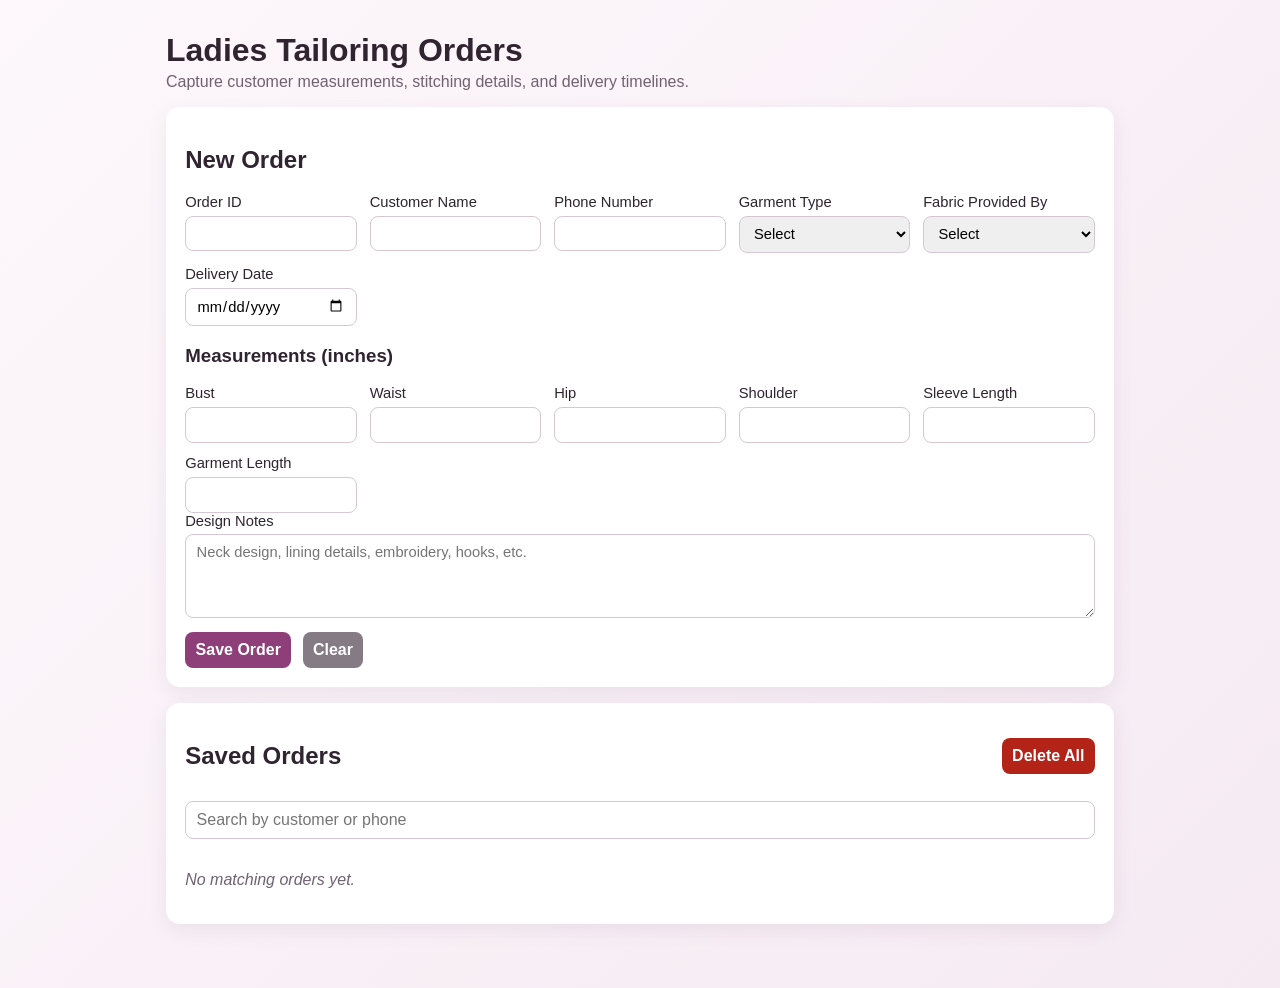
<file: index.html>
<!DOCTYPE html>
<html lang="en">
  <head>
    <meta charset="UTF-8" />
    <meta name="viewport" content="width=device-width, initial-scale=1.0" />
    <title>Ladies Tailoring Order App</title>
    <link rel="stylesheet" href="styles.css" />
  </head>
  <body>
    <main class="container">
      <header>
        <h1>Ladies Tailoring Orders</h1>
        <p>Capture customer measurements, stitching details, and delivery timelines.</p>
      </header>

      <section class="card">
        <h2>New Order</h2>
        <form id="orderForm">
          <div class="grid">
            <label>Order ID <input type="text" id="orderId" required /></label>
            <label>Customer Name <input type="text" id="customerName" required /></label>
            <label>Phone Number <input type="tel" id="phone" required /></label>
            <label>Garment Type
              <select id="garmentType" required>
                <option value="">Select</option>
                <option>Blouse</option>
                <option>Kurti</option>
                <option>Salwar Suit</option>
                <option>Lehenga</option>
                <option>Gown</option>
              </select>
            </label>
            <label>Fabric Provided By
              <select id="fabricSource" required>
                <option value="">Select</option>
                <option>Customer</option>
                <option>Tailor</option>
              </select>
            </label>
            <label>Delivery Date <input type="date" id="deliveryDate" required /></label>
          </div>

          <h3>Measurements (inches)</h3>
          <div class="grid">
            <label>Bust <input type="number" id="bust" min="20" max="70" step="0.5" required /></label>
            <label>Waist <input type="number" id="waist" min="20" max="70" step="0.5" required /></label>
            <label>Hip <input type="number" id="hip" min="20" max="80" step="0.5" required /></label>
            <label>Shoulder <input type="number" id="shoulder" min="10" max="30" step="0.5" required /></label>
            <label>Sleeve Length <input type="number" id="sleeveLength" min="0" max="40" step="0.5" required /></label>
            <label>Garment Length <input type="number" id="garmentLength" min="10" max="80" step="0.5" required /></label>
          </div>

          <label>Design Notes
            <textarea id="notes" rows="4" placeholder="Neck design, lining details, embroidery, hooks, etc."></textarea>
          </label>

          <div class="actions">
            <button type="submit">Save Order</button>
            <button type="reset" class="secondary">Clear</button>
          </div>
        </form>
      </section>

      <section class="card">
        <div class="list-header">
          <h2>Saved Orders</h2>
          <button id="clearAll" class="danger">Delete All</button>
        </div>
        <input id="search" type="search" placeholder="Search by customer or phone" />
        <div id="ordersList" class="orders"></div>
      </section>
    </main>

    <script src="app.js"></script>
  </body>
</html>
</file>
<file: styles.css>
:root {
  --bg: #f9f2f8;
  --card: #ffffff;
  --primary: #8e3f7a;
  --text: #2f2430;
  --muted: #6f6270;
  --danger: #b42318;
}

* { box-sizing: border-box; }
body {
  margin: 0;
  font-family: Arial, Helvetica, sans-serif;
  background: linear-gradient(135deg, #fdf8fc, #f5eaf2);
  color: var(--text);
}
.container {
  max-width: 980px;
  margin: 2rem auto;
  padding: 0 1rem 2rem;
}
header h1 { margin-bottom: 0.25rem; }
header p { margin-top: 0; color: var(--muted); }
.card {
  background: var(--card);
  border-radius: 14px;
  padding: 1.2rem;
  margin-top: 1rem;
  box-shadow: 0 6px 20px rgba(92, 39, 79, 0.08);
}
.grid {
  display: grid;
  grid-template-columns: repeat(auto-fit, minmax(170px, 1fr));
  gap: 0.8rem;
}
label { display: flex; flex-direction: column; gap: 0.35rem; font-size: 0.92rem; }
input, select, textarea, button {
  font: inherit;
  border: 1px solid #d6c8d3;
  border-radius: 8px;
  padding: 0.55rem 0.65rem;
}
button {
  border: 0;
  background: var(--primary);
  color: white;
  font-weight: 700;
  cursor: pointer;
}
.secondary { background: #847b84; }
.danger { background: var(--danger); }
.actions { display: flex; gap: 0.7rem; margin-top: 0.9rem; }
.list-header { display: flex; justify-content: space-between; align-items: center; gap: 1rem; }
#search { margin: 0.7rem 0 1rem; width: 100%; }
.orders { display: grid; gap: 0.8rem; }
.order {
  border: 1px solid #ead7e5;
  border-radius: 10px;
  padding: 0.8rem;
  background: #fffdff;
}
.order h4 { margin: 0 0 0.3rem; }
.order p { margin: 0.25rem 0; font-size: 0.9rem; }
.order small { color: var(--muted); }
.order .meta { display: flex; flex-wrap: wrap; gap: 0.8rem; }
.empty { color: var(--muted); font-style: italic; }
</file>
